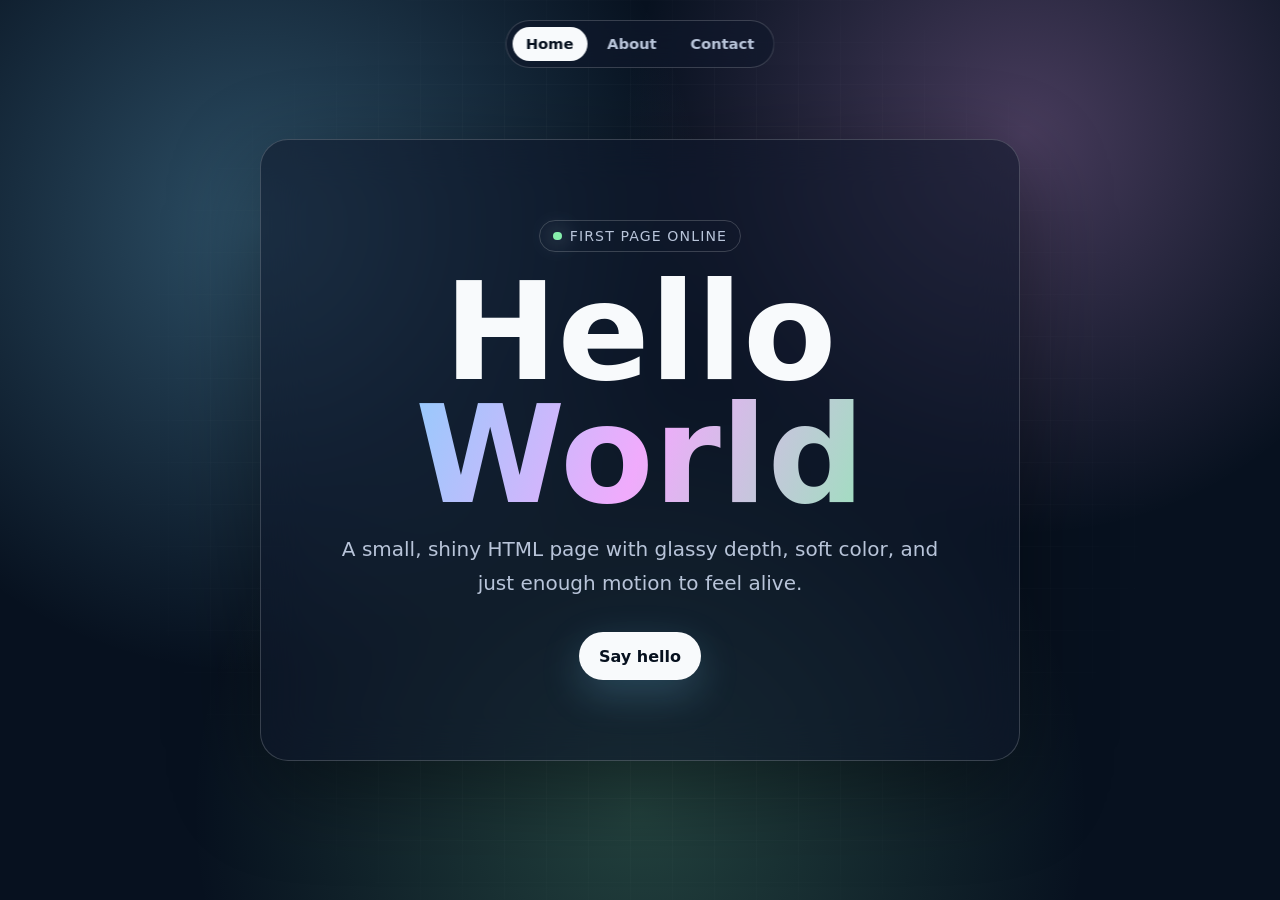
<file: index.html>
<!DOCTYPE html>
<html lang="en">
<head>
  <meta charset="UTF-8">
  <meta name="viewport" content="width=device-width, initial-scale=1.0">
  <title>Hello</title>
  <link rel="stylesheet" href="styles.css">
  <script src="script.js" defer></script>
</head>
<body class="home-page">
  <div class="grid" aria-hidden="true"></div>
  <nav aria-label="Main navigation">
    <a href="index.html" aria-current="page">Home</a>
    <a href="about.html">About</a>
    <a href="contact.html">Contact</a>
  </nav>
  <main>
    <div class="badge"><span class="spark"></span>First page online</div>
    <h1>Hello <span>World</span></h1>
    <p>A small, shiny HTML page with glassy depth, soft color, and just enough motion to feel alive.</p>
    <button class="button" type="button" id="helloButton">Say hello</button>
  </main>
</body>
</html>
</file>
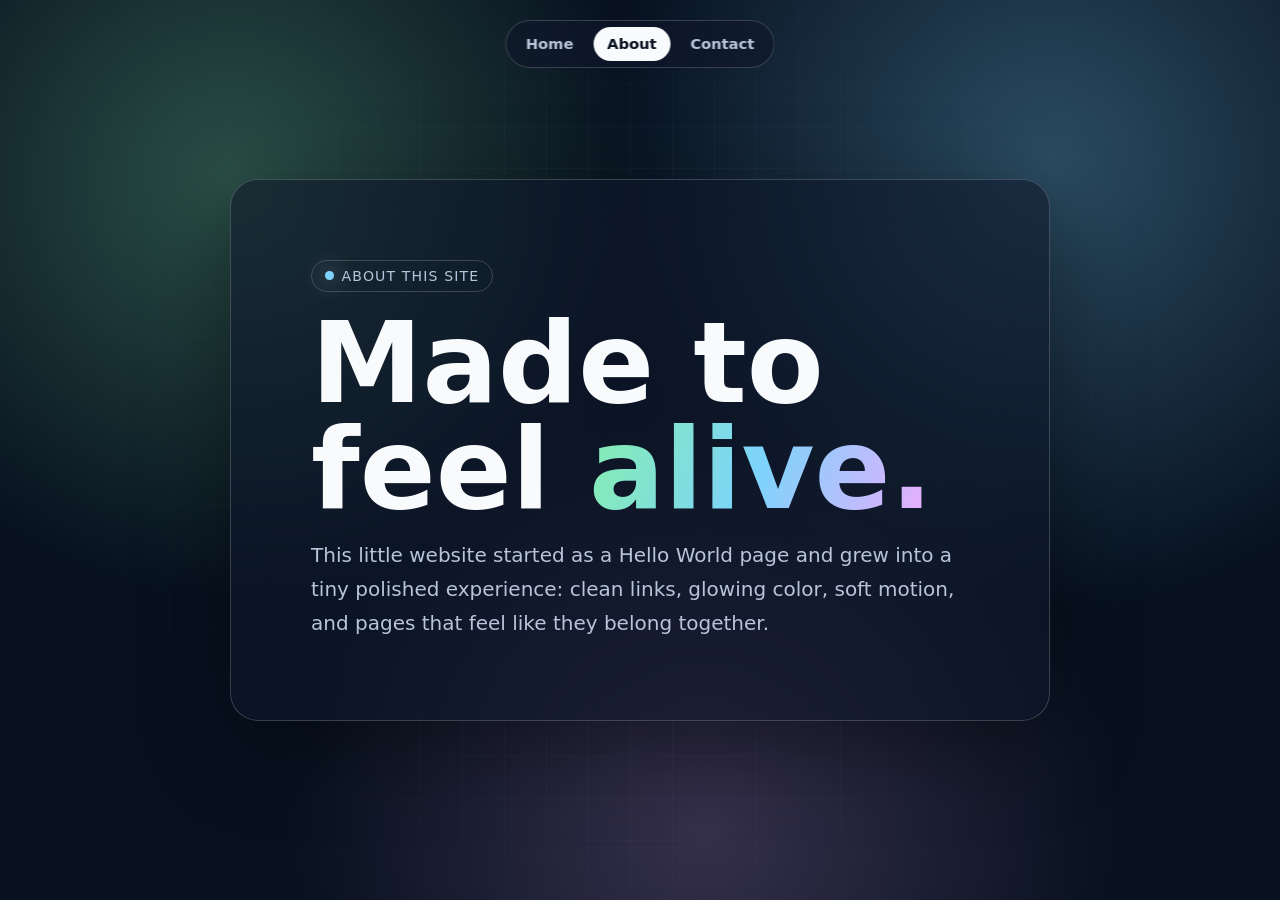
<file: about.html>
<!DOCTYPE html>
<html lang="en">
<head>
  <meta charset="UTF-8">
  <meta name="viewport" content="width=device-width, initial-scale=1.0">
  <title>About</title>
  <link rel="stylesheet" href="styles.css">
</head>
<body class="about-page">
  <div class="grid" aria-hidden="true"></div>
  <nav aria-label="Main navigation">
    <a href="index.html">Home</a>
    <a href="about.html" aria-current="page">About</a>
    <a href="contact.html">Contact</a>
  </nav>
  <main>
    <div class="badge"><span class="spark"></span>About this site</div>
    <h1>Made to feel <span>alive.</span></h1>
    <p>This little website started as a Hello World page and grew into a tiny polished experience: clean links, glowing color, soft motion, and pages that feel like they belong together.</p>
  </main>
</body>
</html>
</file>
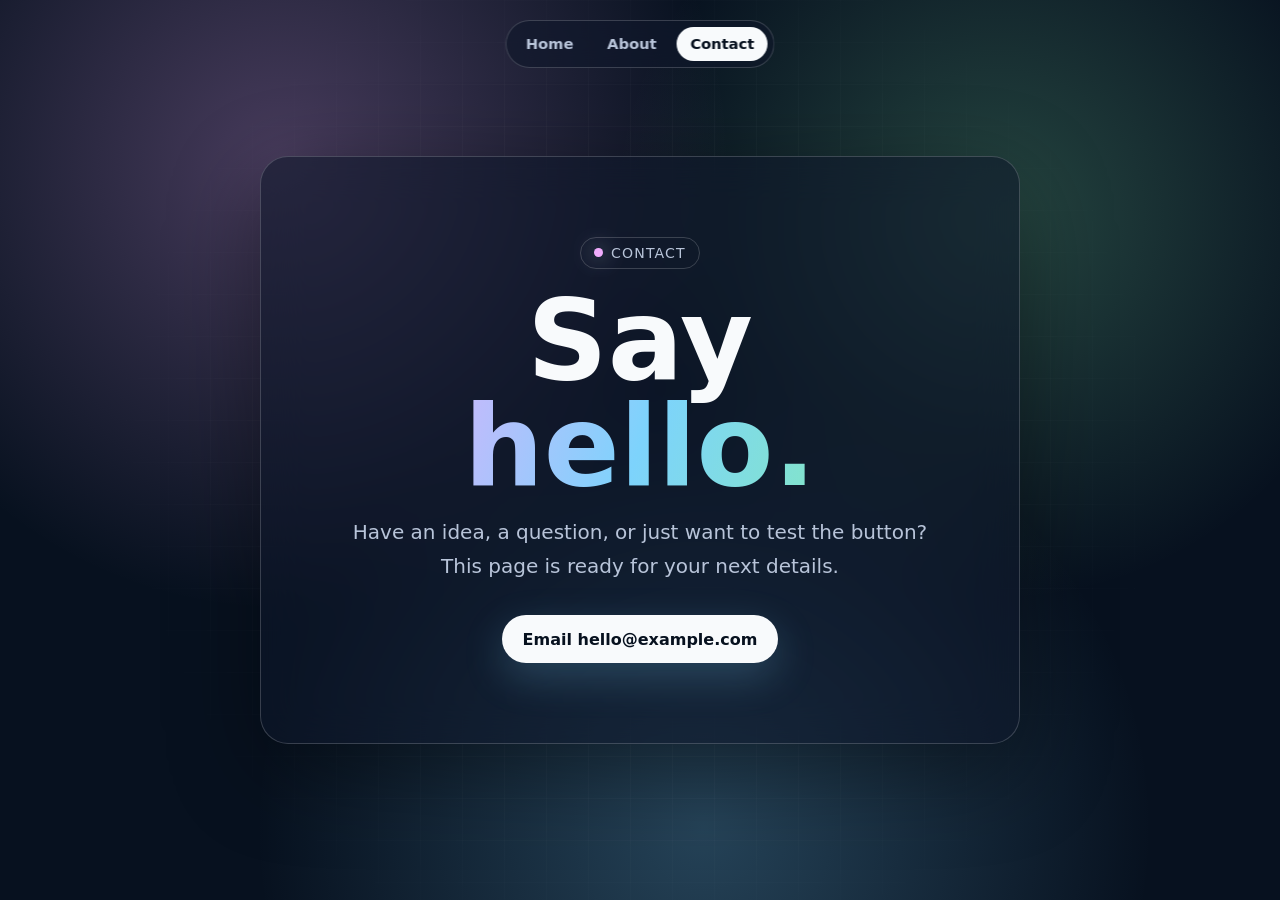
<file: contact.html>
<!DOCTYPE html>
<html lang="en">
<head>
  <meta charset="UTF-8">
  <meta name="viewport" content="width=device-width, initial-scale=1.0">
  <title>Contact</title>
  <link rel="stylesheet" href="styles.css">
</head>
<body class="contact-page">
  <div class="grid" aria-hidden="true"></div>
  <nav aria-label="Main navigation">
    <a href="index.html">Home</a>
    <a href="about.html">About</a>
    <a href="contact.html" aria-current="page">Contact</a>
  </nav>
  <main>
    <div class="badge"><span class="spark"></span>Contact</div>
    <h1>Say <span>hello.</span></h1>
    <p>Have an idea, a question, or just want to test the button? This page is ready for your next details.</p>
    <a class="button" href="mailto:hello@example.com">Email hello@example.com</a>
  </main>
</body>
</html>
</file>
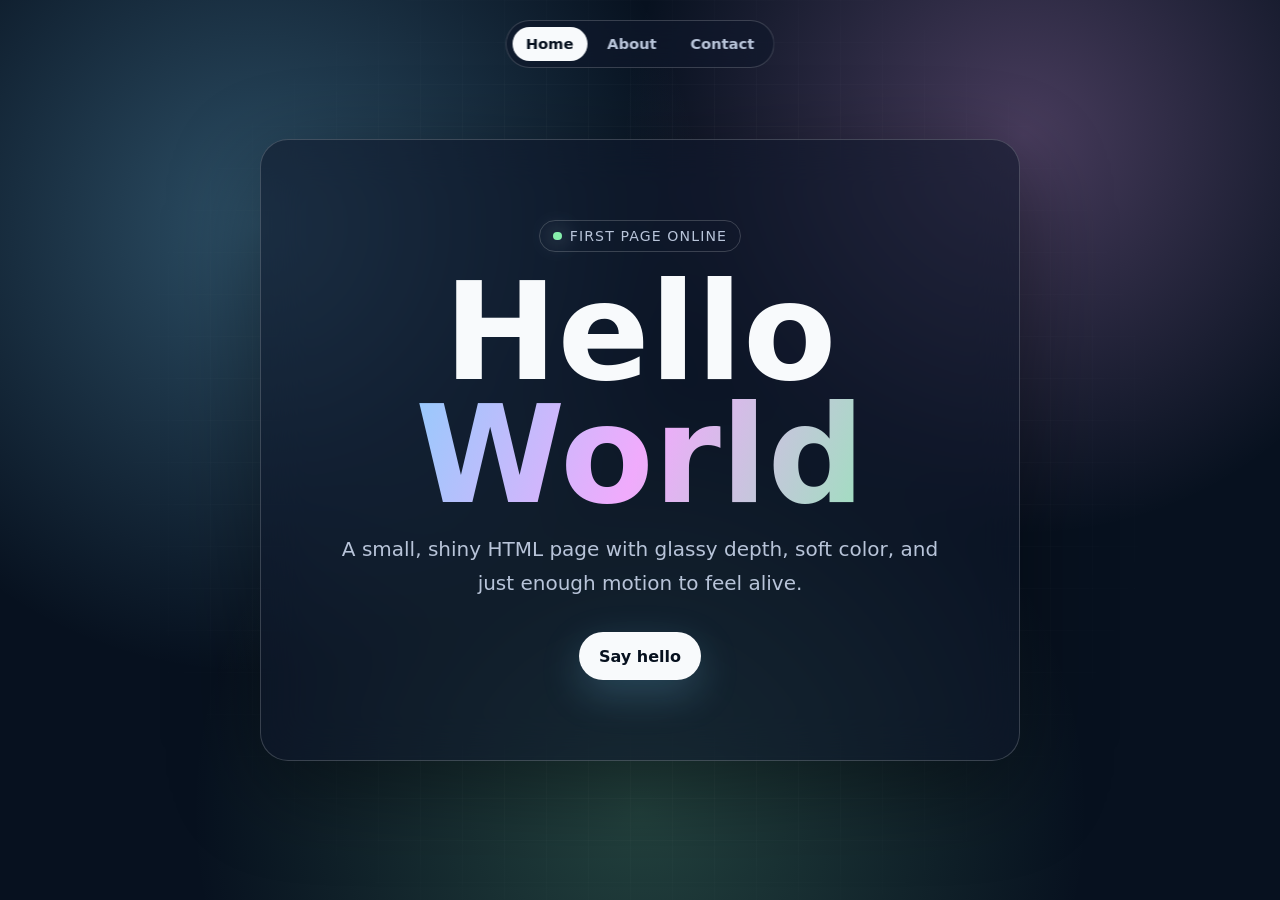
<file: hello-world.html>
<!DOCTYPE html>
<html lang="en">
<head>
  <meta charset="UTF-8">
  <meta name="viewport" content="width=device-width, initial-scale=1.0">
  <title>Hello</title>
  <link rel="stylesheet" href="styles.css">
  <script src="script.js" defer></script>
</head>
<body class="home-page">
  <div class="grid" aria-hidden="true"></div>
  <nav aria-label="Main navigation">
    <a href="hello-world.html" aria-current="page">Home</a>
    <a href="about.html">About</a>
    <a href="contact.html">Contact</a>
  </nav>
  <main>
    <div class="badge"><span class="spark"></span>First page online</div>
    <h1>Hello <span>World</span></h1>
    <p>A small, shiny HTML page with glassy depth, soft color, and just enough motion to feel alive.</p>
    <button class="button" type="button" id="helloButton">Say hello</button>
  </main>
</body>
</html>
</file>
<file: styles.css>
:root {
  color-scheme: dark;
  font-family: Inter, ui-sans-serif, system-ui, -apple-system, BlinkMacSystemFont, "Segoe UI", sans-serif;
  --ink: #f8fafc;
  --muted: #b8c4d9;
  --blue: #7dd3fc;
  --pink: #f0abfc;
  --green: #86efac;
  --panel: rgba(15, 23, 42, 0.58);
  --line: rgba(255, 255, 255, 0.18);
}

* {
  box-sizing: border-box;
}

body {
  min-height: 100vh;
  margin: 0;
  display: grid;
  place-items: center;
  overflow: hidden;
  color: var(--ink);
  background: #07111f;
}

.home-page {
  background:
    radial-gradient(circle at 20% 25%, rgba(125, 211, 252, 0.32), transparent 28rem),
    radial-gradient(circle at 80% 15%, rgba(240, 171, 252, 0.28), transparent 25rem),
    radial-gradient(circle at 50% 90%, rgba(134, 239, 172, 0.22), transparent 28rem),
    #07111f;
}

.about-page {
  background:
    radial-gradient(circle at 18% 20%, rgba(134, 239, 172, 0.28), transparent 26rem),
    radial-gradient(circle at 82% 18%, rgba(125, 211, 252, 0.3), transparent 28rem),
    radial-gradient(circle at 55% 92%, rgba(240, 171, 252, 0.2), transparent 26rem),
    #07111f;
}

.contact-page {
  background:
    radial-gradient(circle at 22% 18%, rgba(240, 171, 252, 0.28), transparent 28rem),
    radial-gradient(circle at 78% 24%, rgba(134, 239, 172, 0.24), transparent 24rem),
    radial-gradient(circle at 55% 92%, rgba(125, 211, 252, 0.26), transparent 28rem),
    #07111f;
}

nav {
  position: fixed;
  top: 1.25rem;
  left: 50%;
  z-index: 2;
  display: flex;
  gap: 0.4rem;
  padding: 0.35rem;
  border: 1px solid var(--line);
  border-radius: 999px;
  background: rgba(15, 23, 42, 0.62);
  backdrop-filter: blur(18px);
  transform: translateX(-50%);
}

nav a {
  padding: 0.55rem 0.85rem;
  border-radius: 999px;
  color: var(--muted);
  font-size: 0.92rem;
  font-weight: 700;
  text-decoration: none;
  white-space: nowrap;
}

nav a:hover,
nav a[aria-current="page"] {
  color: #07111f;
  background: #f8fafc;
}

.grid {
  position: fixed;
  inset: 0;
  background-image:
    linear-gradient(rgba(255, 255, 255, 0.06) 1px, transparent 1px),
    linear-gradient(90deg, rgba(255, 255, 255, 0.06) 1px, transparent 1px);
  background-size: 42px 42px;
  mask-image: radial-gradient(circle, black, transparent 72%);
  animation: drift 12s linear infinite;
}

main {
  position: relative;
  width: min(92vw, 760px);
  padding: clamp(2rem, 7vw, 5rem);
  border: 1px solid var(--line);
  border-radius: 28px;
  background: var(--panel);
  box-shadow: 0 26px 90px rgba(0, 0, 0, 0.38);
  backdrop-filter: blur(22px);
  text-align: center;
}

.about-page main {
  width: min(92vw, 820px);
  text-align: left;
}

.badge {
  display: inline-flex;
  gap: 0.5rem;
  align-items: center;
  padding: 0.45rem 0.8rem;
  border: 1px solid var(--line);
  border-radius: 999px;
  color: var(--muted);
  font-size: 0.88rem;
  letter-spacing: 0.08em;
  text-transform: uppercase;
}

.spark {
  width: 0.55rem;
  height: 0.55rem;
  border-radius: 50%;
  background: var(--green);
  box-shadow: 0 0 22px currentColor;
}

.about-page .spark {
  background: var(--blue);
}

.contact-page .spark {
  background: var(--pink);
}

h1 {
  margin: 1.1rem 0 1rem;
  font-size: clamp(3rem, 10vw, 7rem);
  line-height: 0.95;
  letter-spacing: 0;
}

.home-page h1 {
  margin-top: 1.2rem;
  font-size: clamp(3.4rem, 13vw, 8.5rem);
  line-height: 0.9;
}

h1 span {
  color: transparent;
  background: linear-gradient(110deg, var(--blue), var(--pink), var(--green));
  -webkit-background-clip: text;
  background-clip: text;
}

.home-page h1 span,
.contact-page h1 span {
  display: block;
}

.about-page h1 span {
  background-image: linear-gradient(110deg, var(--green), var(--blue), var(--pink));
}

.contact-page h1 span {
  background-image: linear-gradient(110deg, var(--pink), var(--blue), var(--green));
}

p {
  max-width: 42rem;
  margin: 0 auto;
  color: var(--muted);
  font-size: clamp(1rem, 2vw, 1.25rem);
  line-height: 1.7;
}

.about-page p {
  margin: 0;
}

.contact-page p {
  max-width: 38rem;
}

.button {
  display: inline-flex;
  align-items: center;
  justify-content: center;
  min-height: 3rem;
  margin-top: 2rem;
  padding: 0 1.2rem;
  border: 1px solid rgba(255, 255, 255, 0.22);
  border-radius: 999px;
  color: #07111f;
  background: #f8fafc;
  font: inherit;
  font-weight: 800;
  text-decoration: none;
  cursor: pointer;
  box-shadow: 0 14px 40px rgba(125, 211, 252, 0.22);
  transition: transform 160ms ease, box-shadow 160ms ease;
}

.button:hover {
  transform: translateY(-2px);
  box-shadow: 0 18px 52px rgba(240, 171, 252, 0.25);
}

@keyframes drift {
  to {
    transform: translate3d(42px, 42px, 0);
  }
}
</file>
